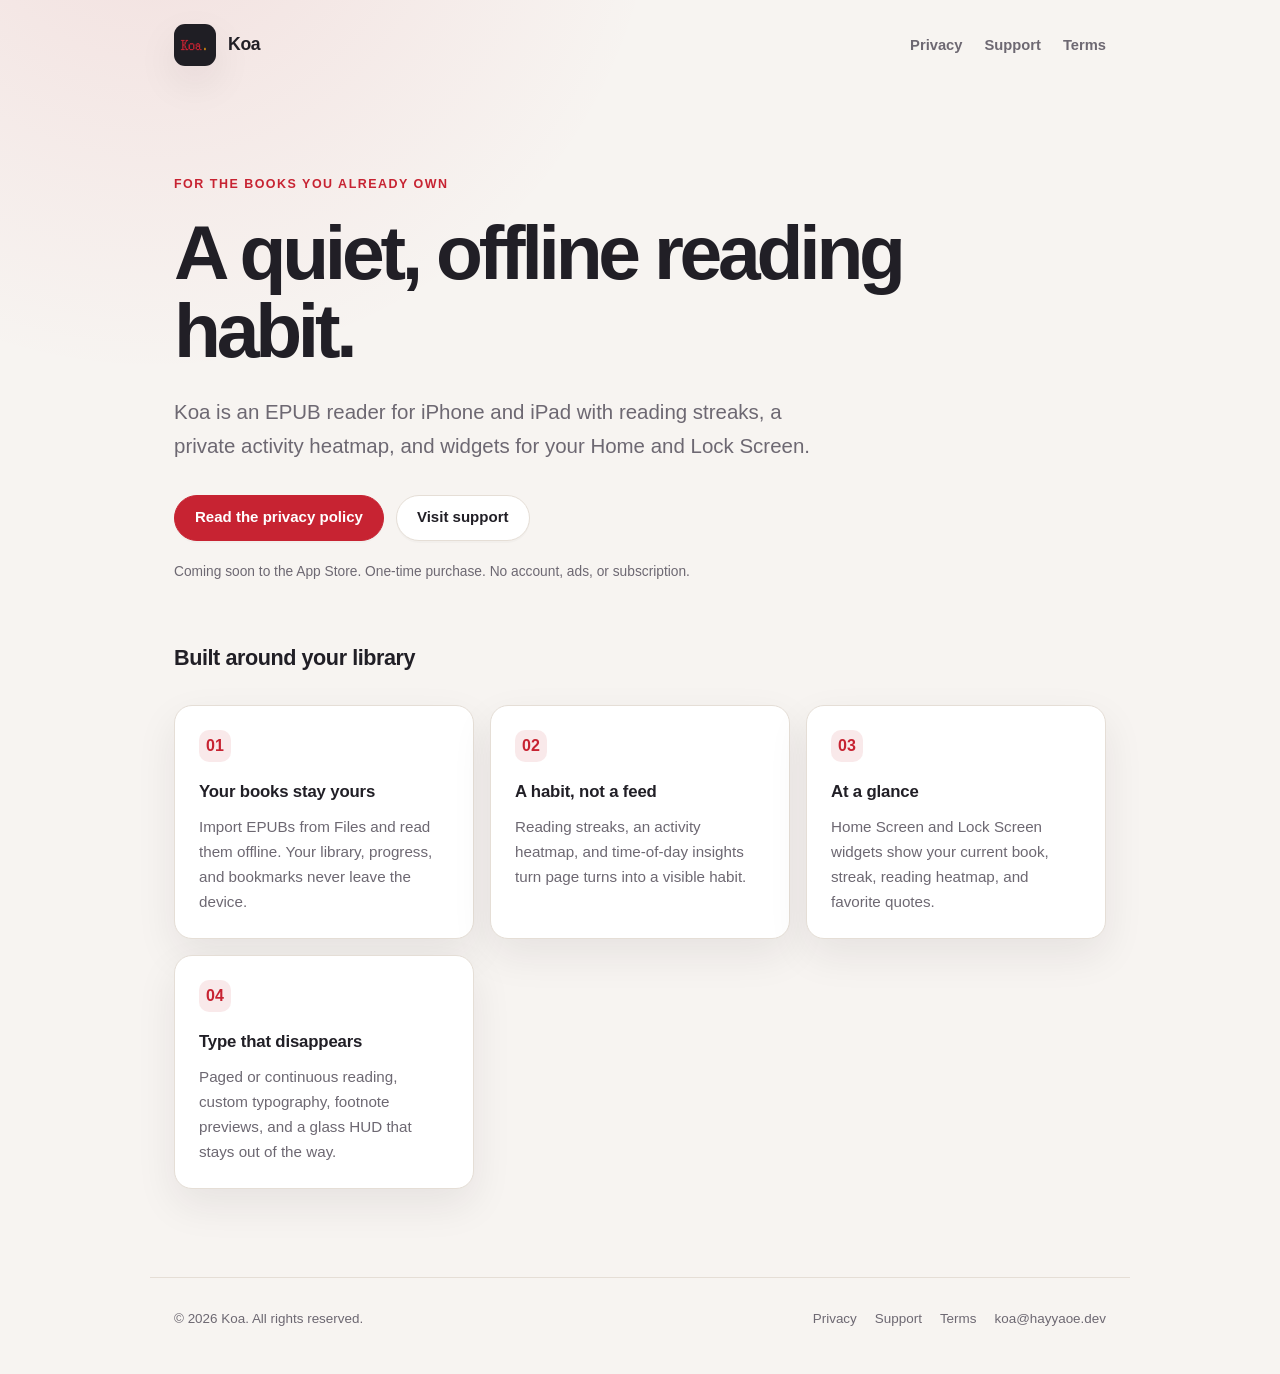
<file: index.html>
<!doctype html>
<html lang="en">
<head>
  <meta charset="utf-8">
  <meta name="viewport" content="width=device-width, initial-scale=1">
  <title>Koa — A quiet, offline reading habit</title>
  <meta name="description" content="Koa is a private, offline EPUB reader for iPhone and iPad with reading streaks, an activity heatmap, and Home Screen and Lock Screen widgets.">
  <link rel="canonical" href="https://koa.hayyaoe.dev/">
  <link rel="icon" type="image/png" sizes="256x256" href="/assets/icon-256.png">
  <link rel="apple-touch-icon" href="/assets/icon-512.png">
  <link rel="stylesheet" href="/assets/style.css">
  <meta name="theme-color" content="#f7f4f1" media="(prefers-color-scheme: light)">
  <meta name="theme-color" content="#1f1e24" media="(prefers-color-scheme: dark)">
  <meta property="og:title" content="Koa — A quiet, offline reading habit">
  <meta property="og:description" content="A private, offline EPUB reader with reading streaks, a heatmap, and widgets for the books you already own.">
  <meta property="og:type" content="website">
  <meta property="og:url" content="https://koa.hayyaoe.dev/">
  <meta property="og:image" content="https://koa.hayyaoe.dev/assets/icon-512.png">
</head>
<body>
  <a class="skip-link" href="#main">Skip to content</a>

  <header class="site-header">
    <a class="brand" href="/">
      <img src="/assets/icon-256.png" alt="" width="42" height="42">
      <span>Koa</span>
    </a>
    <nav class="site-nav" aria-label="Site">
      <a href="/privacy/">Privacy</a>
      <a href="/support/">Support</a>
      <a href="/terms/">Terms</a>
    </nav>
  </header>

  <main id="main">
    <section class="hero">
      <p class="eyebrow">For the books you already own</p>
      <h1>A quiet, offline reading habit.</h1>
      <p class="lede">Koa is an EPUB reader for iPhone and iPad with reading streaks, a private activity heatmap, and widgets for your Home and Lock Screen.</p>
      <div class="actions">
        <a class="button primary" href="/privacy/">Read the privacy policy</a>
        <a class="button" href="/support/">Visit support</a>
      </div>
      <p class="note">Coming soon to the App Store. One-time purchase. No account, ads, or subscription.</p>
    </section>

    <h2 class="section-title">Built around your library</h2>
    <section class="feature-grid">
      <article class="card">
        <div class="icon" aria-hidden="true">01</div>
        <h2>Your books stay yours</h2>
        <p>Import EPUBs from Files and read them offline. Your library, progress, and bookmarks never leave the device.</p>
      </article>

      <article class="card">
        <div class="icon" aria-hidden="true">02</div>
        <h2>A habit, not a feed</h2>
        <p>Reading streaks, an activity heatmap, and time-of-day insights turn page turns into a visible habit.</p>
      </article>

      <article class="card">
        <div class="icon" aria-hidden="true">03</div>
        <h2>At a glance</h2>
        <p>Home Screen and Lock Screen widgets show your current book, streak, reading heatmap, and favorite quotes.</p>
      </article>

      <article class="card">
        <div class="icon" aria-hidden="true">04</div>
        <h2>Type that disappears</h2>
        <p>Paged or continuous reading, custom typography, footnote previews, and a glass HUD that stays out of the way.</p>
      </article>
    </section>
  </main>

  <footer class="site-footer">
    <span>© 2026 Koa. All rights reserved.</span>
    <span class="footer-links">
      <a href="/privacy/">Privacy</a>
      <a href="/support/">Support</a>
      <a href="/terms/">Terms</a>
      <a href="mailto:koa@hayyaoe.dev">koa@hayyaoe.dev</a>
    </span>
  </footer>
</body>
</html>
</file>
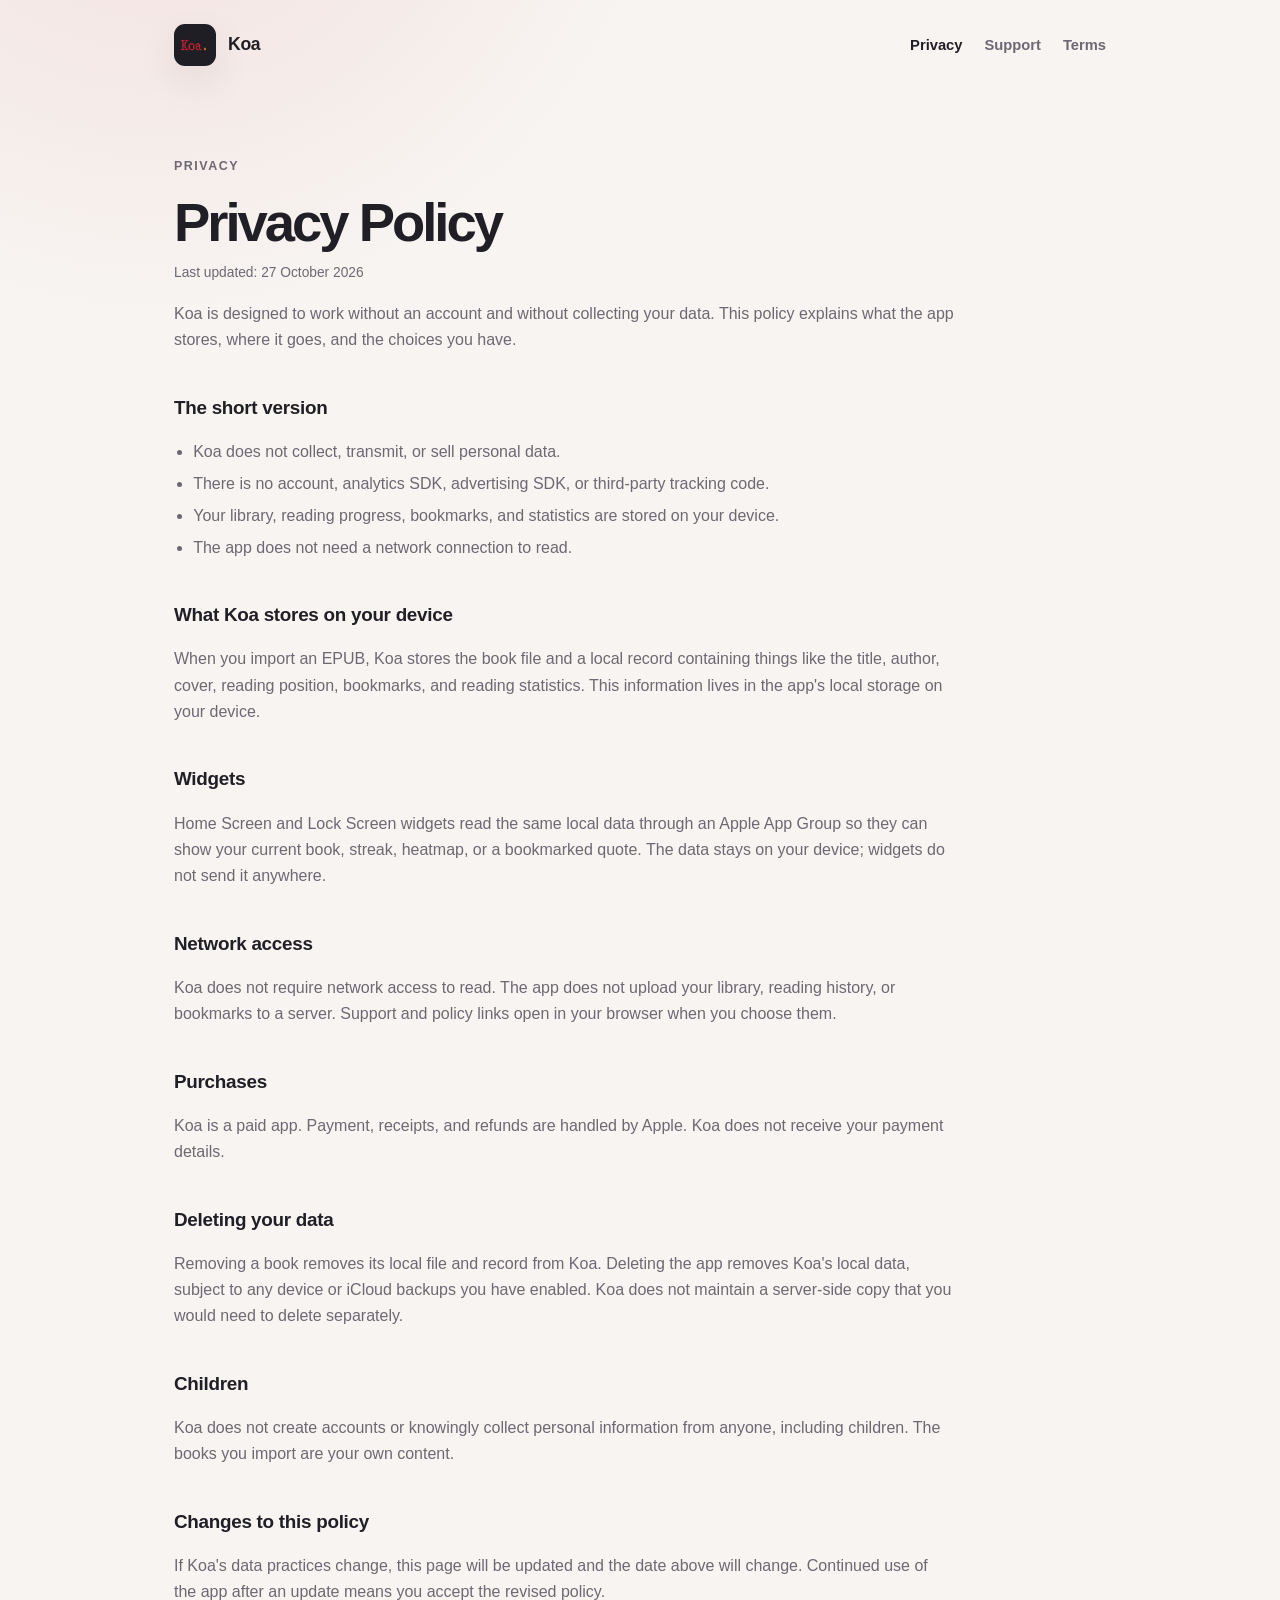
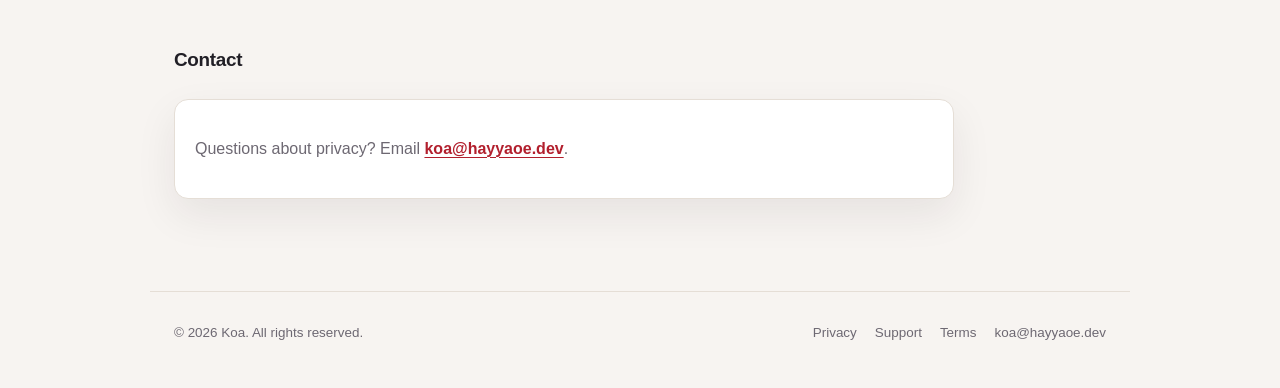
<file: privacy/index.html>
<!doctype html>
<html lang="en">
<head>
  <meta charset="utf-8">
  <meta name="viewport" content="width=device-width, initial-scale=1">
  <title>Privacy Policy — Koa</title>
  <meta name="description" content="Koa's privacy policy: no account, no analytics, no tracking, and all reading data stays on your device.">
  <link rel="canonical" href="https://koa.hayyaoe.dev/privacy/">
  <link rel="icon" type="image/png" sizes="256x256" href="/assets/icon-256.png">
  <link rel="apple-touch-icon" href="/assets/icon-512.png">
  <link rel="stylesheet" href="/assets/style.css">
  <meta name="theme-color" content="#f7f4f1" media="(prefers-color-scheme: light)">
  <meta name="theme-color" content="#1f1e24" media="(prefers-color-scheme: dark)">
  <meta property="og:title" content="Privacy Policy — Koa">
  <meta property="og:description" content="No account, no analytics, no tracking. Your library and reading data stay on your device.">
  <meta property="og:type" content="website">
  <meta property="og:url" content="https://koa.hayyaoe.dev/privacy/">
  <meta property="og:image" content="https://koa.hayyaoe.dev/assets/icon-512.png">
</head>
<body>
  <a class="skip-link" href="#main">Skip to content</a>

  <header class="site-header">
    <a class="brand" href="/">
      <img src="/assets/icon-256.png" alt="" width="42" height="42">
      <span>Koa</span>
    </a>
    <nav class="site-nav" aria-label="Site">
      <a href="/privacy/" aria-current="page">Privacy</a>
      <a href="/support/">Support</a>
      <a href="/terms/">Terms</a>
    </nav>
  </header>

  <main id="main">
    <article class="page">
      <p class="eyebrow">Privacy</p>
      <h1>Privacy Policy</h1>
      <p class="updated">Last updated: 27 October 2026</p>

      <p>Koa is designed to work without an account and without collecting your data. This policy explains what the app stores, where it goes, and the choices you have.</p>

      <h2>The short version</h2>
      <ul>
        <li>Koa does not collect, transmit, or sell personal data.</li>
        <li>There is no account, analytics SDK, advertising SDK, or third-party tracking code.</li>
        <li>Your library, reading progress, bookmarks, and statistics are stored on your device.</li>
        <li>The app does not need a network connection to read.</li>
      </ul>

      <h2>What Koa stores on your device</h2>
      <p>When you import an EPUB, Koa stores the book file and a local record containing things like the title, author, cover, reading position, bookmarks, and reading statistics. This information lives in the app's local storage on your device.</p>

      <h2>Widgets</h2>
      <p>Home Screen and Lock Screen widgets read the same local data through an Apple App Group so they can show your current book, streak, heatmap, or a bookmarked quote. The data stays on your device; widgets do not send it anywhere.</p>

      <h2>Network access</h2>
      <p>Koa does not require network access to read. The app does not upload your library, reading history, or bookmarks to a server. Support and policy links open in your browser when you choose them.</p>

      <h2>Purchases</h2>
      <p>Koa is a paid app. Payment, receipts, and refunds are handled by Apple. Koa does not receive your payment details.</p>

      <h2>Deleting your data</h2>
      <p>Removing a book removes its local file and record from Koa. Deleting the app removes Koa's local data, subject to any device or iCloud backups you have enabled. Koa does not maintain a server-side copy that you would need to delete separately.</p>

      <h2>Children</h2>
      <p>Koa does not create accounts or knowingly collect personal information from anyone, including children. The books you import are your own content.</p>

      <h2>Changes to this policy</h2>
      <p>If Koa's data practices change, this page will be updated and the date above will change. Continued use of the app after an update means you accept the revised policy.</p>

      <h2>Contact</h2>
      <div class="contact-card">
        <p>Questions about privacy? Email <a href="mailto:koa@hayyaoe.dev">koa@hayyaoe.dev</a>.</p>
      </div>
    </article>
  </main>

  <footer class="site-footer">
    <span>© 2026 Koa. All rights reserved.</span>
    <span class="footer-links">
      <a href="/privacy/">Privacy</a>
      <a href="/support/">Support</a>
      <a href="/terms/">Terms</a>
      <a href="mailto:koa@hayyaoe.dev">koa@hayyaoe.dev</a>
    </span>
  </footer>
</body>
</html>
</file>
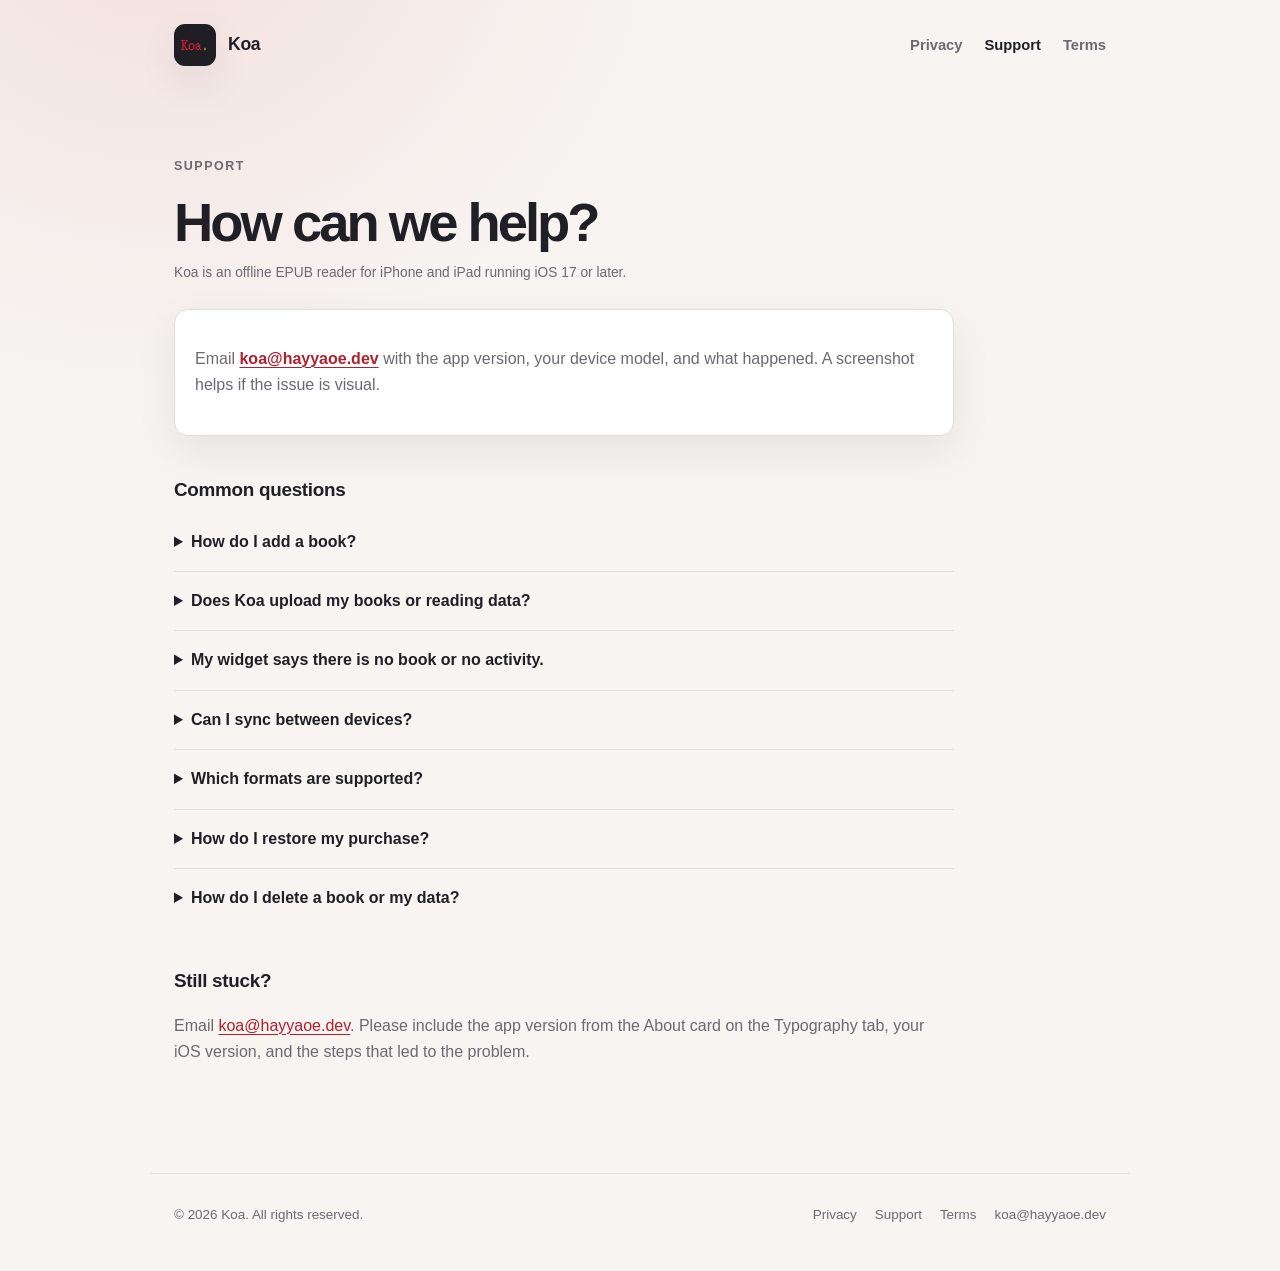
<file: support/index.html>
<!doctype html>
<html lang="en">
<head>
  <meta charset="utf-8">
  <meta name="viewport" content="width=device-width, initial-scale=1">
  <title>Support — Koa</title>
  <meta name="description" content="Koa support: importing EPUBs, widgets, reading progress, and how to get in touch.">
  <link rel="canonical" href="https://koa.hayyaoe.dev/support/">
  <link rel="icon" type="image/png" sizes="256x256" href="/assets/icon-256.png">
  <link rel="apple-touch-icon" href="/assets/icon-512.png">
  <link rel="stylesheet" href="/assets/style.css">
  <meta name="theme-color" content="#f7f4f1" media="(prefers-color-scheme: light)">
  <meta name="theme-color" content="#1f1e24" media="(prefers-color-scheme: dark)">
  <meta property="og:title" content="Support — Koa">
  <meta property="og:description" content="Help with importing books, widgets, and reading in Koa.">
  <meta property="og:type" content="website">
  <meta property="og:url" content="https://koa.hayyaoe.dev/support/">
  <meta property="og:image" content="https://koa.hayyaoe.dev/assets/icon-512.png">
</head>
<body>
  <a class="skip-link" href="#main">Skip to content</a>

  <header class="site-header">
    <a class="brand" href="/">
      <img src="/assets/icon-256.png" alt="" width="42" height="42">
      <span>Koa</span>
    </a>
    <nav class="site-nav" aria-label="Site">
      <a href="/privacy/">Privacy</a>
      <a href="/support/" aria-current="page">Support</a>
      <a href="/terms/">Terms</a>
    </nav>
  </header>

  <main id="main">
    <article class="page">
      <p class="eyebrow">Support</p>
      <h1>How can we help?</h1>
      <p class="updated">Koa is an offline EPUB reader for iPhone and iPad running iOS 17 or later.</p>

      <div class="contact-card">
        <p>Email <a href="mailto:koa@hayyaoe.dev">koa@hayyaoe.dev</a> with the app version, your device model, and what happened. A screenshot helps if the issue is visual.</p>
      </div>

      <h2>Common questions</h2>

      <details>
        <summary>How do I add a book?</summary>
        <p>Open the Library tab, tap the + button, and choose an EPUB file from Files. Koa copies the book into its local library; the original file is left where it is.</p>
      </details>

      <details>
        <summary>Does Koa upload my books or reading data?</summary>
        <p>No. Koa reads and stores everything locally on your device. There is no account, no sync service, and no analytics. See the <a href="/privacy/">privacy policy</a> for details.</p>
      </details>

      <details>
        <summary>My widget says there is no book or no activity.</summary>
        <p>Open Koa once and read a page so the shared widget data is refreshed, then wait a moment for the widget timeline to update. Widgets read the same local library through an Apple App Group; they need at least one imported book to show reading progress.</p>
      </details>

      <details>
        <summary>Can I sync between devices?</summary>
        <p>Not currently. Koa is deliberately local-first, so there is no account or cloud sync. Your device backups are handled by iOS, not by a Koa server.</p>
      </details>

      <details>
        <summary>Which formats are supported?</summary>
        <p>EPUB is the reading format. Koa does not currently open PDF, MOBI, or CBZ files.</p>
      </details>

      <details>
        <summary>How do I restore my purchase?</summary>
        <p>Koa is a paid app with no in-app purchases or subscription. Apple ties the App Store purchase to your Apple ID, so you can download it again from the App Store using the same account.</p>
      </details>

      <details>
        <summary>How do I delete a book or my data?</summary>
        <p>In the library, use the book's context menu to remove it. Removing a book deletes its local record and file. Deleting the app removes Koa's local data, subject to any device backups you have enabled.</p>
      </details>

      <h2>Still stuck?</h2>
      <p>Email <a href="mailto:koa@hayyaoe.dev">koa@hayyaoe.dev</a>. Please include the app version from the About card on the Typography tab, your iOS version, and the steps that led to the problem.</p>
    </article>
  </main>

  <footer class="site-footer">
    <span>© 2026 Koa. All rights reserved.</span>
    <span class="footer-links">
      <a href="/privacy/">Privacy</a>
      <a href="/support/">Support</a>
      <a href="/terms/">Terms</a>
      <a href="mailto:koa@hayyaoe.dev">koa@hayyaoe.dev</a>
    </span>
  </footer>
</body>
</html>
</file>
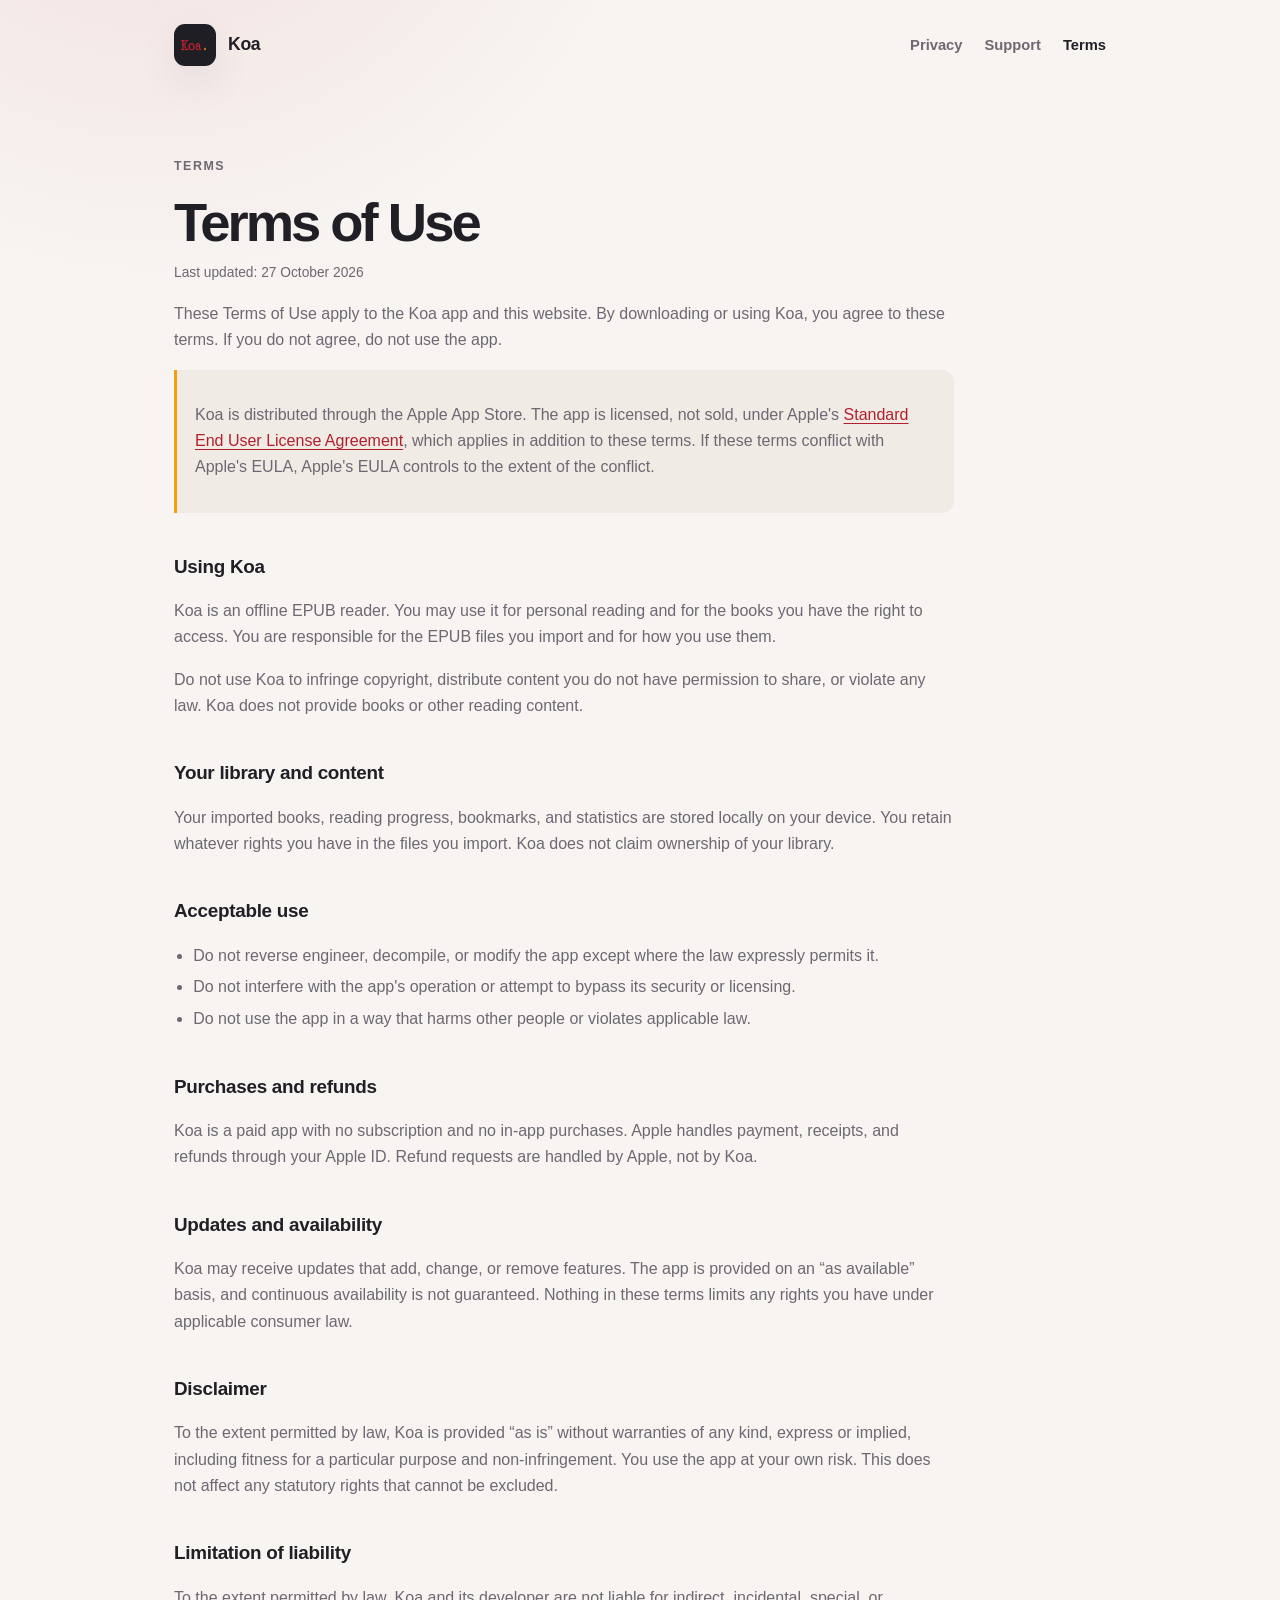
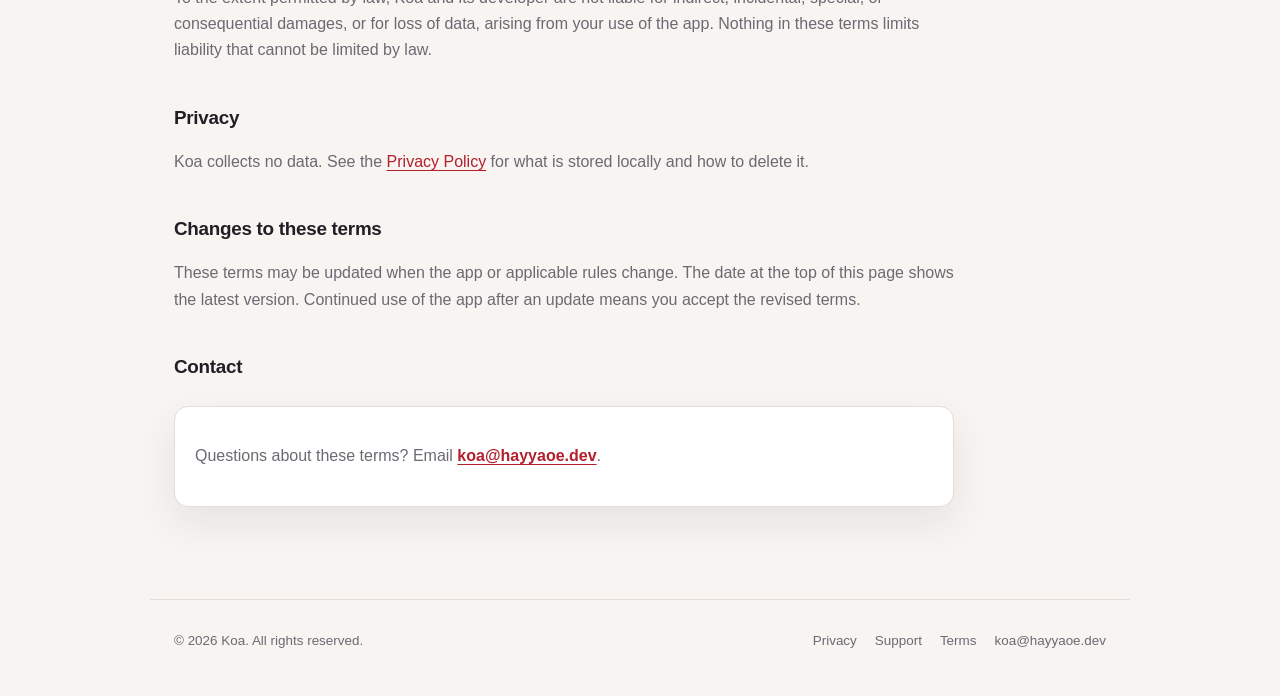
<file: terms/index.html>
<!doctype html>
<html lang="en">
<head>
  <meta charset="utf-8">
  <meta name="viewport" content="width=device-width, initial-scale=1">
  <title>Terms of Use — Koa</title>
  <meta name="description" content="Terms of use for Koa, an offline EPUB reader for iPhone and iPad.">
  <link rel="canonical" href="https://koa.hayyaoe.dev/terms/">
  <link rel="icon" type="image/png" sizes="256x256" href="/assets/icon-256.png">
  <link rel="apple-touch-icon" href="/assets/icon-512.png">
  <link rel="stylesheet" href="/assets/style.css">
  <meta name="theme-color" content="#f7f4f1" media="(prefers-color-scheme: light)">
  <meta name="theme-color" content="#1f1e24" media="(prefers-color-scheme: dark)">
  <meta property="og:title" content="Terms of Use — Koa">
  <meta property="og:description" content="Terms of use for the Koa offline EPUB reader.">
  <meta property="og:type" content="website">
  <meta property="og:url" content="https://koa.hayyaoe.dev/terms/">
  <meta property="og:image" content="https://koa.hayyaoe.dev/assets/icon-512.png">
</head>
<body>
  <a class="skip-link" href="#main">Skip to content</a>

  <header class="site-header">
    <a class="brand" href="/">
      <img src="/assets/icon-256.png" alt="" width="42" height="42">
      <span>Koa</span>
    </a>
    <nav class="site-nav" aria-label="Site">
      <a href="/privacy/">Privacy</a>
      <a href="/support/">Support</a>
      <a href="/terms/" aria-current="page">Terms</a>
    </nav>
  </header>

  <main id="main">
    <article class="page">
      <p class="eyebrow">Terms</p>
      <h1>Terms of Use</h1>
      <p class="updated">Last updated: 27 October 2026</p>

      <p>These Terms of Use apply to the Koa app and this website. By downloading or using Koa, you agree to these terms. If you do not agree, do not use the app.</p>

      <div class="legal-note">
        <p>Koa is distributed through the Apple App Store. The app is licensed, not sold, under Apple's <a href="https://www.apple.com/legal/internet-services/itunes/dev/stdeula/">Standard End User License Agreement</a>, which applies in addition to these terms. If these terms conflict with Apple's EULA, Apple's EULA controls to the extent of the conflict.</p>
      </div>

      <h2>Using Koa</h2>
      <p>Koa is an offline EPUB reader. You may use it for personal reading and for the books you have the right to access. You are responsible for the EPUB files you import and for how you use them.</p>
      <p>Do not use Koa to infringe copyright, distribute content you do not have permission to share, or violate any law. Koa does not provide books or other reading content.</p>

      <h2>Your library and content</h2>
      <p>Your imported books, reading progress, bookmarks, and statistics are stored locally on your device. You retain whatever rights you have in the files you import. Koa does not claim ownership of your library.</p>

      <h2>Acceptable use</h2>
      <ul>
        <li>Do not reverse engineer, decompile, or modify the app except where the law expressly permits it.</li>
        <li>Do not interfere with the app's operation or attempt to bypass its security or licensing.</li>
        <li>Do not use the app in a way that harms other people or violates applicable law.</li>
      </ul>

      <h2>Purchases and refunds</h2>
      <p>Koa is a paid app with no subscription and no in-app purchases. Apple handles payment, receipts, and refunds through your Apple ID. Refund requests are handled by Apple, not by Koa.</p>

      <h2>Updates and availability</h2>
      <p>Koa may receive updates that add, change, or remove features. The app is provided on an “as available” basis, and continuous availability is not guaranteed. Nothing in these terms limits any rights you have under applicable consumer law.</p>

      <h2>Disclaimer</h2>
      <p>To the extent permitted by law, Koa is provided “as is” without warranties of any kind, express or implied, including fitness for a particular purpose and non-infringement. You use the app at your own risk. This does not affect any statutory rights that cannot be excluded.</p>

      <h2>Limitation of liability</h2>
      <p>To the extent permitted by law, Koa and its developer are not liable for indirect, incidental, special, or consequential damages, or for loss of data, arising from your use of the app. Nothing in these terms limits liability that cannot be limited by law.</p>

      <h2>Privacy</h2>
      <p>Koa collects no data. See the <a href="/privacy/">Privacy Policy</a> for what is stored locally and how to delete it.</p>

      <h2>Changes to these terms</h2>
      <p>These terms may be updated when the app or applicable rules change. The date at the top of this page shows the latest version. Continued use of the app after an update means you accept the revised terms.</p>

      <h2>Contact</h2>
      <div class="contact-card">
        <p>Questions about these terms? Email <a href="mailto:koa@hayyaoe.dev">koa@hayyaoe.dev</a>.</p>
      </div>
    </article>
  </main>

  <footer class="site-footer">
    <span>© 2026 Koa. All rights reserved.</span>
    <span class="footer-links">
      <a href="/privacy/">Privacy</a>
      <a href="/support/">Support</a>
      <a href="/terms/">Terms</a>
      <a href="mailto:koa@hayyaoe.dev">koa@hayyaoe.dev</a>
    </span>
  </footer>
</body>
</html>
</file>
<file: assets/style.css>
:root {
  color-scheme: light dark;
  --bg: #f7f4f1;
  --surface: #ffffff;
  --surface-2: #f0ebe5;
  --text: #211f26;
  --muted: #6d6872;
  --border: #e5ded6;
  --red: #c72332;
  --red-strong: #a91b28;
  --amber: #f39e0b;
  --link: #b21f2d;
  --shadow: 0 16px 40px rgba(33, 31, 38, .08);
  --radius: 18px;
  --max: 980px;
}

@media (prefers-color-scheme: dark) {
  :root {
    --bg: #1f1e24;
    --surface: #2a2930;
    --surface-2: #24232a;
    --text: #f5f1ec;
    --muted: #b7b0b9;
    --border: #3c3945;
    --red: #c72332;
    --red-strong: #e04755;
    --link: #ff818c;
    --shadow: 0 16px 40px rgba(0, 0, 0, .28);
  }
}

* { box-sizing: border-box; }

html { scroll-behavior: smooth; }

body {
  margin: 0;
  background:
    radial-gradient(circle at 12% -10%, rgba(199, 35, 50, .10), transparent 32rem),
    var(--bg);
  color: var(--text);
  font-family: -apple-system, BlinkMacSystemFont, "SF Pro Text", "Segoe UI", sans-serif;
  line-height: 1.65;
  -webkit-font-smoothing: antialiased;
}

a {
  color: var(--link);
  text-decoration-thickness: .08em;
  text-underline-offset: .18em;
}

a:hover { color: var(--red-strong); }

img { display: block; max-width: 100%; }

.skip-link {
  position: absolute;
  left: -9999px;
  top: 16px;
  z-index: 10;
  padding: 10px 16px;
  border-radius: 999px;
  background: var(--text);
  color: var(--bg);
  font-weight: 700;
}

.skip-link:focus { left: 16px; }

.site-header {
  max-width: var(--max);
  margin: 0 auto;
  padding: 24px;
  display: flex;
  align-items: center;
  justify-content: space-between;
  gap: 24px;
}

.brand {
  display: flex;
  align-items: center;
  gap: 12px;
  color: var(--text);
  text-decoration: none;
  font-weight: 700;
  letter-spacing: -.02em;
}

.brand img {
  width: 42px;
  height: 42px;
  border-radius: 11px;
  box-shadow: var(--shadow);
}

.brand span { font-size: 1.1rem; }

.site-nav {
  display: flex;
  gap: 22px;
  font-size: .92rem;
}

.site-nav a {
  color: var(--muted);
  text-decoration: none;
  font-weight: 600;
}

.site-nav a:hover,
.site-nav a[aria-current="page"] { color: var(--text); }

main {
  max-width: var(--max);
  margin: 0 auto;
  padding: 0 24px;
}

.hero {
  max-width: 780px;
  padding: 84px 0 56px;
}

.eyebrow {
  margin: 0 0 18px;
  color: var(--red);
  font-size: .78rem;
  font-weight: 800;
  letter-spacing: .12em;
  text-transform: uppercase;
}

h1 {
  margin: 0;
  font-size: clamp(2.6rem, 6vw, 4.9rem);
  line-height: 1.02;
  letter-spacing: -.055em;
  font-weight: 800;
}

.lede {
  margin: 26px 0 0;
  max-width: 650px;
  color: var(--muted);
  font-size: clamp(1.05rem, 2.2vw, 1.28rem);
}

.actions {
  display: flex;
  flex-wrap: wrap;
  gap: 12px;
  margin-top: 32px;
}

.button {
  display: inline-flex;
  align-items: center;
  justify-content: center;
  min-height: 46px;
  padding: 0 20px;
  border: 1px solid var(--border);
  border-radius: 999px;
  background: var(--surface);
  color: var(--text);
  text-decoration: none;
  font-size: .94rem;
  font-weight: 700;
  box-shadow: 0 2px 0 rgba(0, 0, 0, .02);
  transition: transform .15s ease, background-color .15s ease;
}

.button:hover { transform: translateY(-1px); }

.button.primary {
  border-color: var(--red);
  background: var(--red);
  color: #fff;
}

.button.primary:hover {
  background: var(--red-strong);
  color: #fff;
}

.note {
  margin: 20px 0 0;
  color: var(--muted);
  font-size: .86rem;
}

.section-title {
  margin: 0 0 18px;
  font-size: 1.35rem;
  letter-spacing: -.02em;
}

.feature-grid {
  display: grid;
  grid-template-columns: repeat(auto-fit, minmax(230px, 1fr));
  gap: 16px;
  padding: 12px 0 88px;
}

.card {
  padding: 24px;
  border: 1px solid var(--border);
  border-radius: var(--radius);
  background: var(--surface);
  box-shadow: var(--shadow);
}

.card h2 {
  margin: 0 0 8px;
  font-size: 1.05rem;
  letter-spacing: -.01em;
}

.card p {
  margin: 0;
  color: var(--muted);
  font-size: .95rem;
}

.card .icon {
  width: 32px;
  height: 32px;
  margin-bottom: 16px;
  display: grid;
  place-items: center;
  border-radius: 10px;
  background: rgba(199, 35, 50, .1);
  color: var(--red);
  font-weight: 800;
}

.page {
  max-width: 780px;
  padding: 66px 0 92px;
}

.page h1 { font-size: clamp(2.2rem, 5vw, 3.4rem); }

.page h2 {
  margin: 38px 0 8px;
  font-size: 1.18rem;
  letter-spacing: -.015em;
}

.page h3 {
  margin: 26px 0 6px;
  font-size: 1rem;
}

.page p,
.page li { color: var(--muted); }

.page ul { padding-left: 1.2rem; }

.page li + li { margin-top: .35rem; }

.updated {
  margin-top: 12px;
  color: var(--muted);
  font-size: .86rem;
}

.contact-card {
  margin: 24px 0 0;
  padding: 20px;
  border: 1px solid var(--border);
  border-radius: 14px;
  background: var(--surface);
  box-shadow: var(--shadow);
}

.contact-card a { font-weight: 700; }

.legal-note {
  padding: 16px 18px;
  border-left: 3px solid var(--amber);
  border-radius: 0 12px 12px 0;
  background: var(--surface-2);
  color: var(--muted);
}

details {
  padding: 16px 0;
  border-top: 1px solid var(--border);
}

details:first-of-type { border-top: 0; }

summary {
  cursor: pointer;
  color: var(--text);
  font-weight: 700;
}

details p { margin: 10px 0 0; }

.site-footer {
  max-width: var(--max);
  margin: 0 auto;
  padding: 30px 24px 44px;
  border-top: 1px solid var(--border);
  display: flex;
  flex-wrap: wrap;
  justify-content: space-between;
  gap: 12px;
  color: var(--muted);
  font-size: .84rem;
}

.site-footer a {
  color: var(--muted);
  text-decoration: none;
}

.site-footer a:hover { color: var(--text); }

.footer-links {
  display: flex;
  flex-wrap: wrap;
  gap: 18px;
}

@media (max-width: 640px) {
  .site-header { padding: 18px; }
  .site-nav { gap: 14px; font-size: .85rem; }
  main { padding: 0 18px; }
  .hero { padding-top: 56px; }
  .page { padding-top: 44px; }
}
</file>
